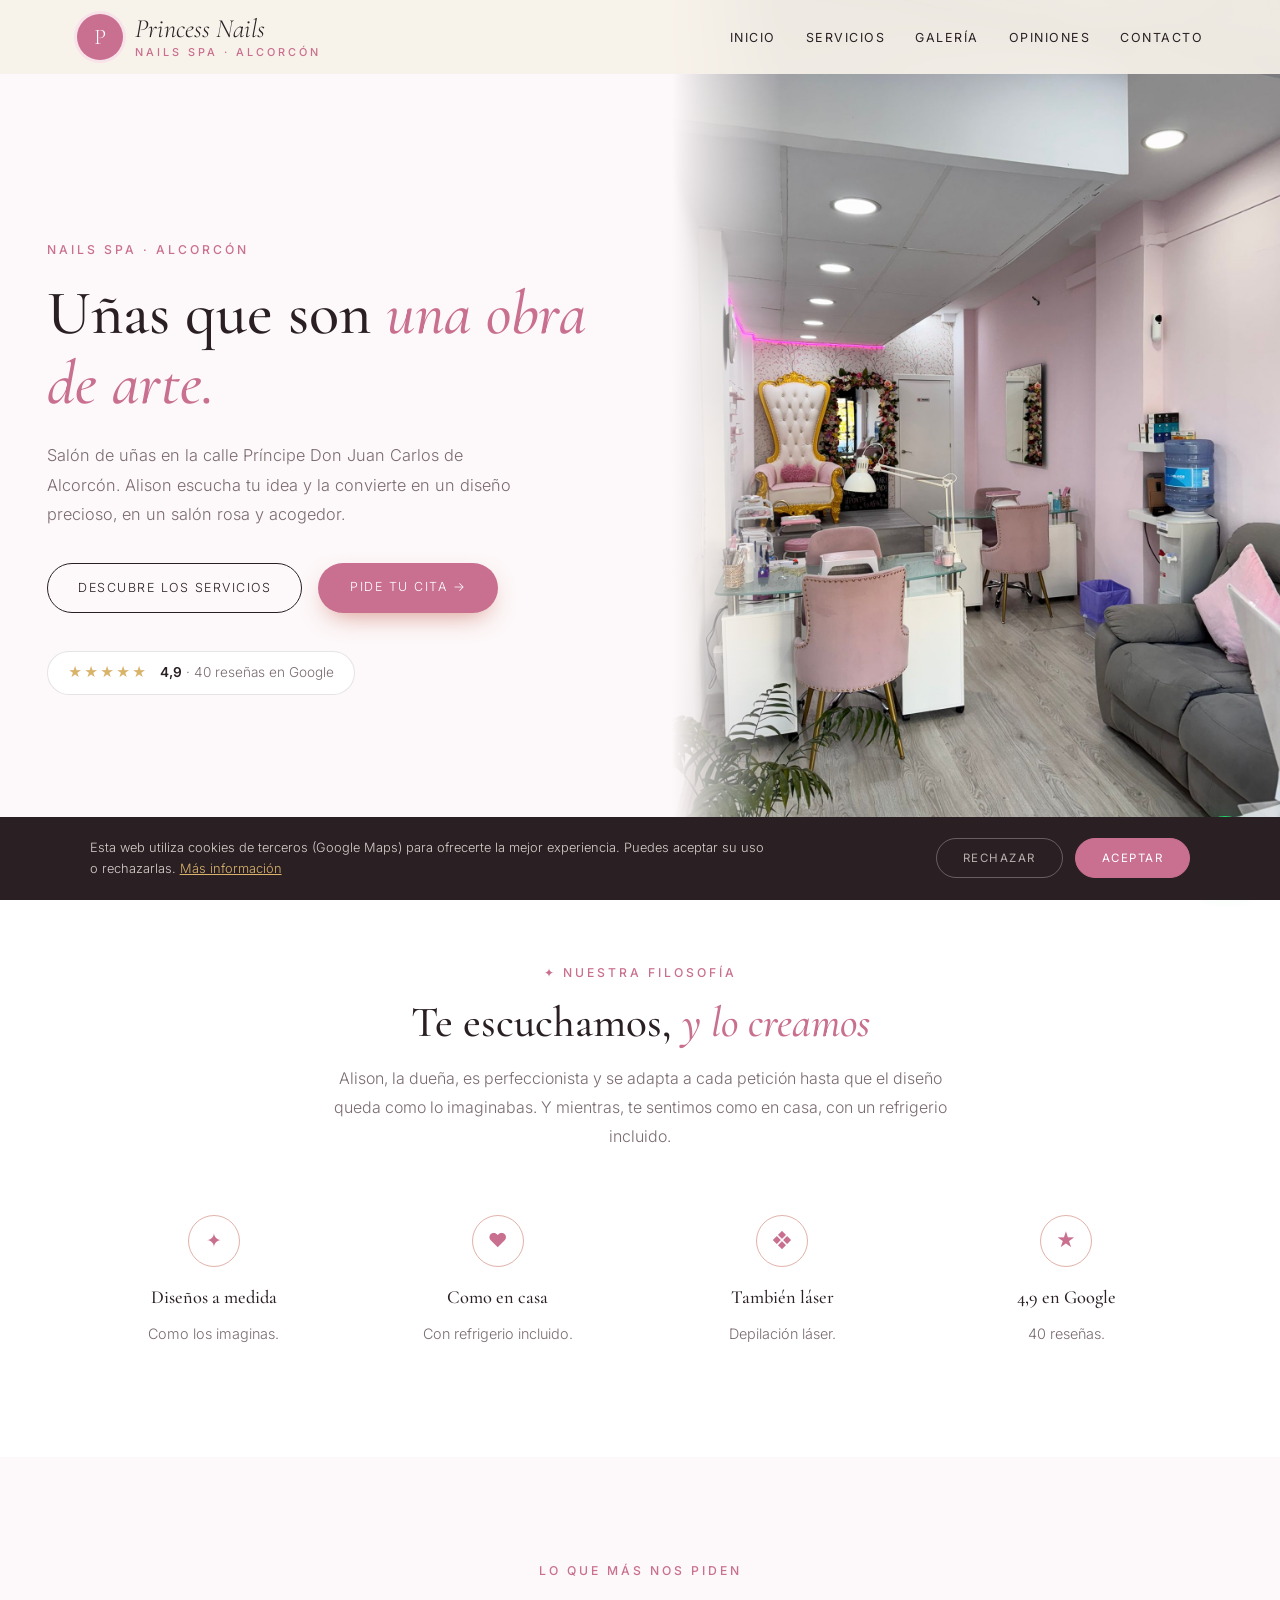
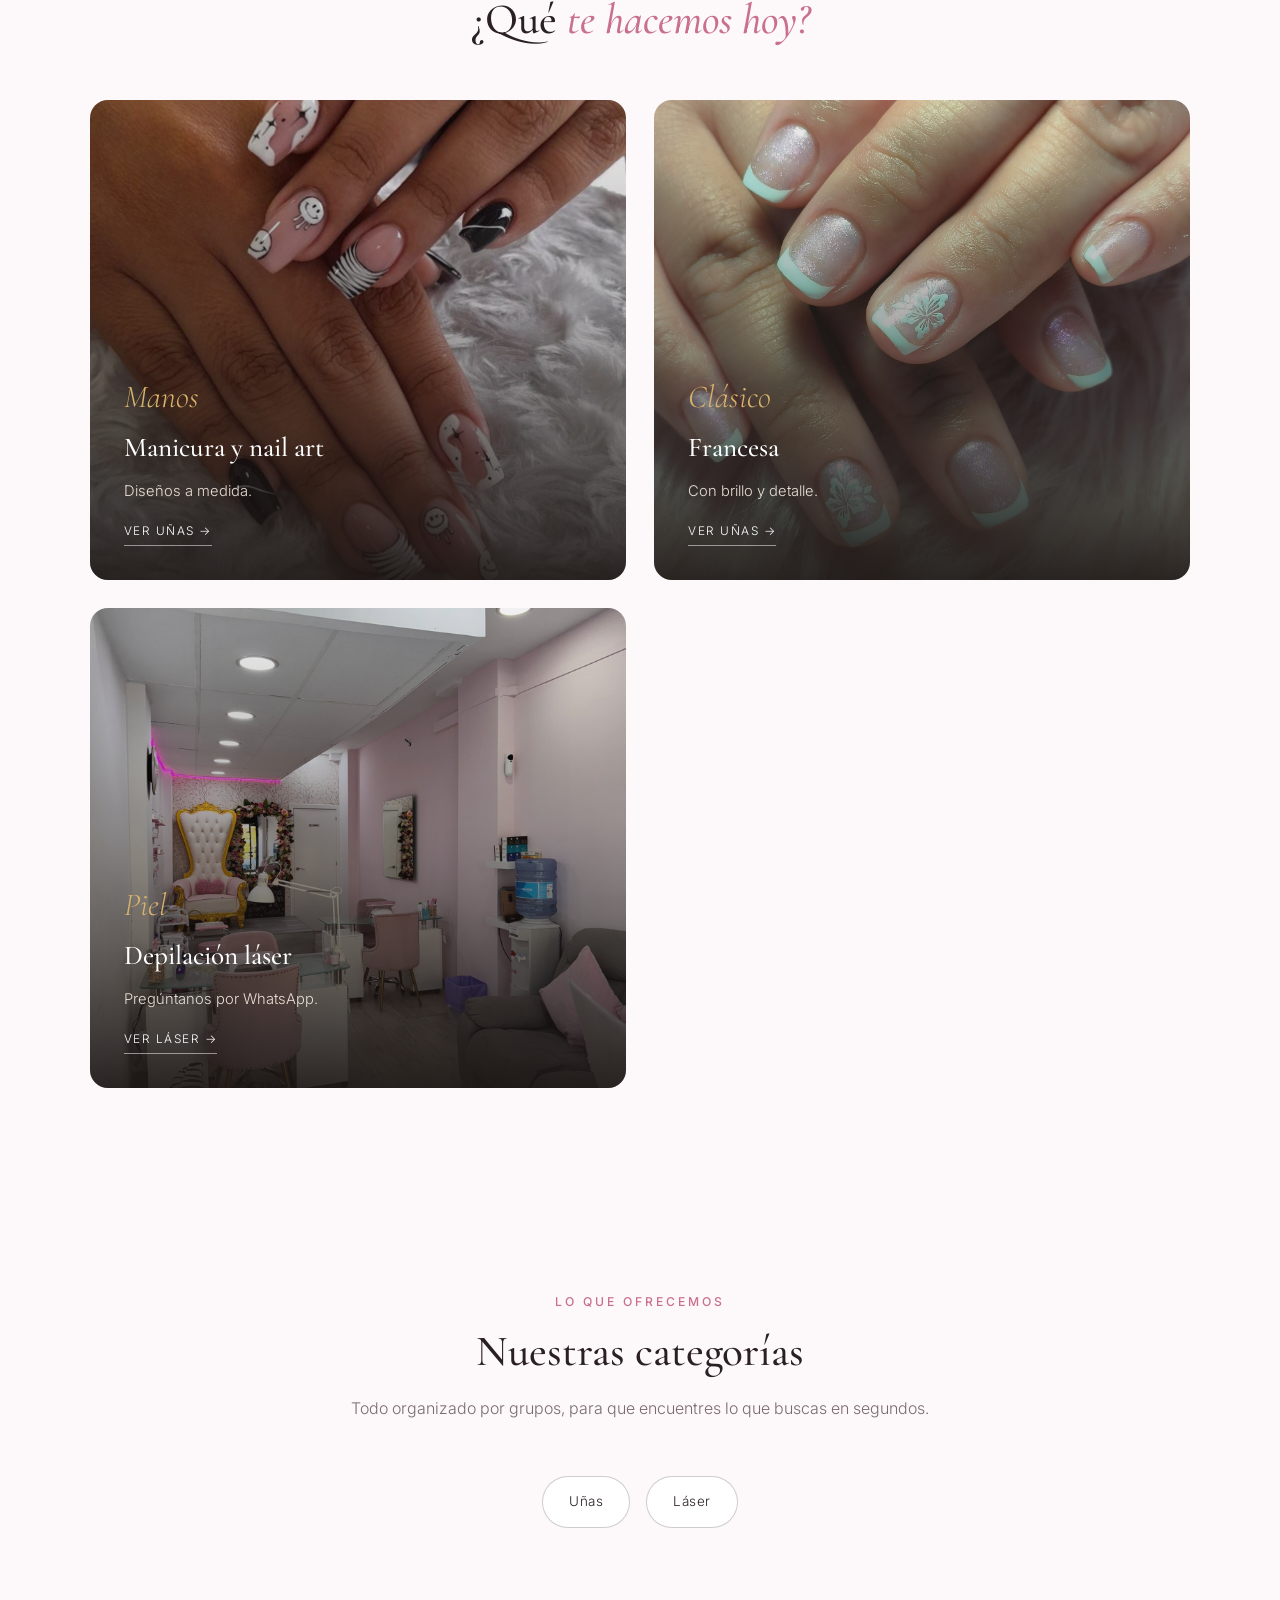
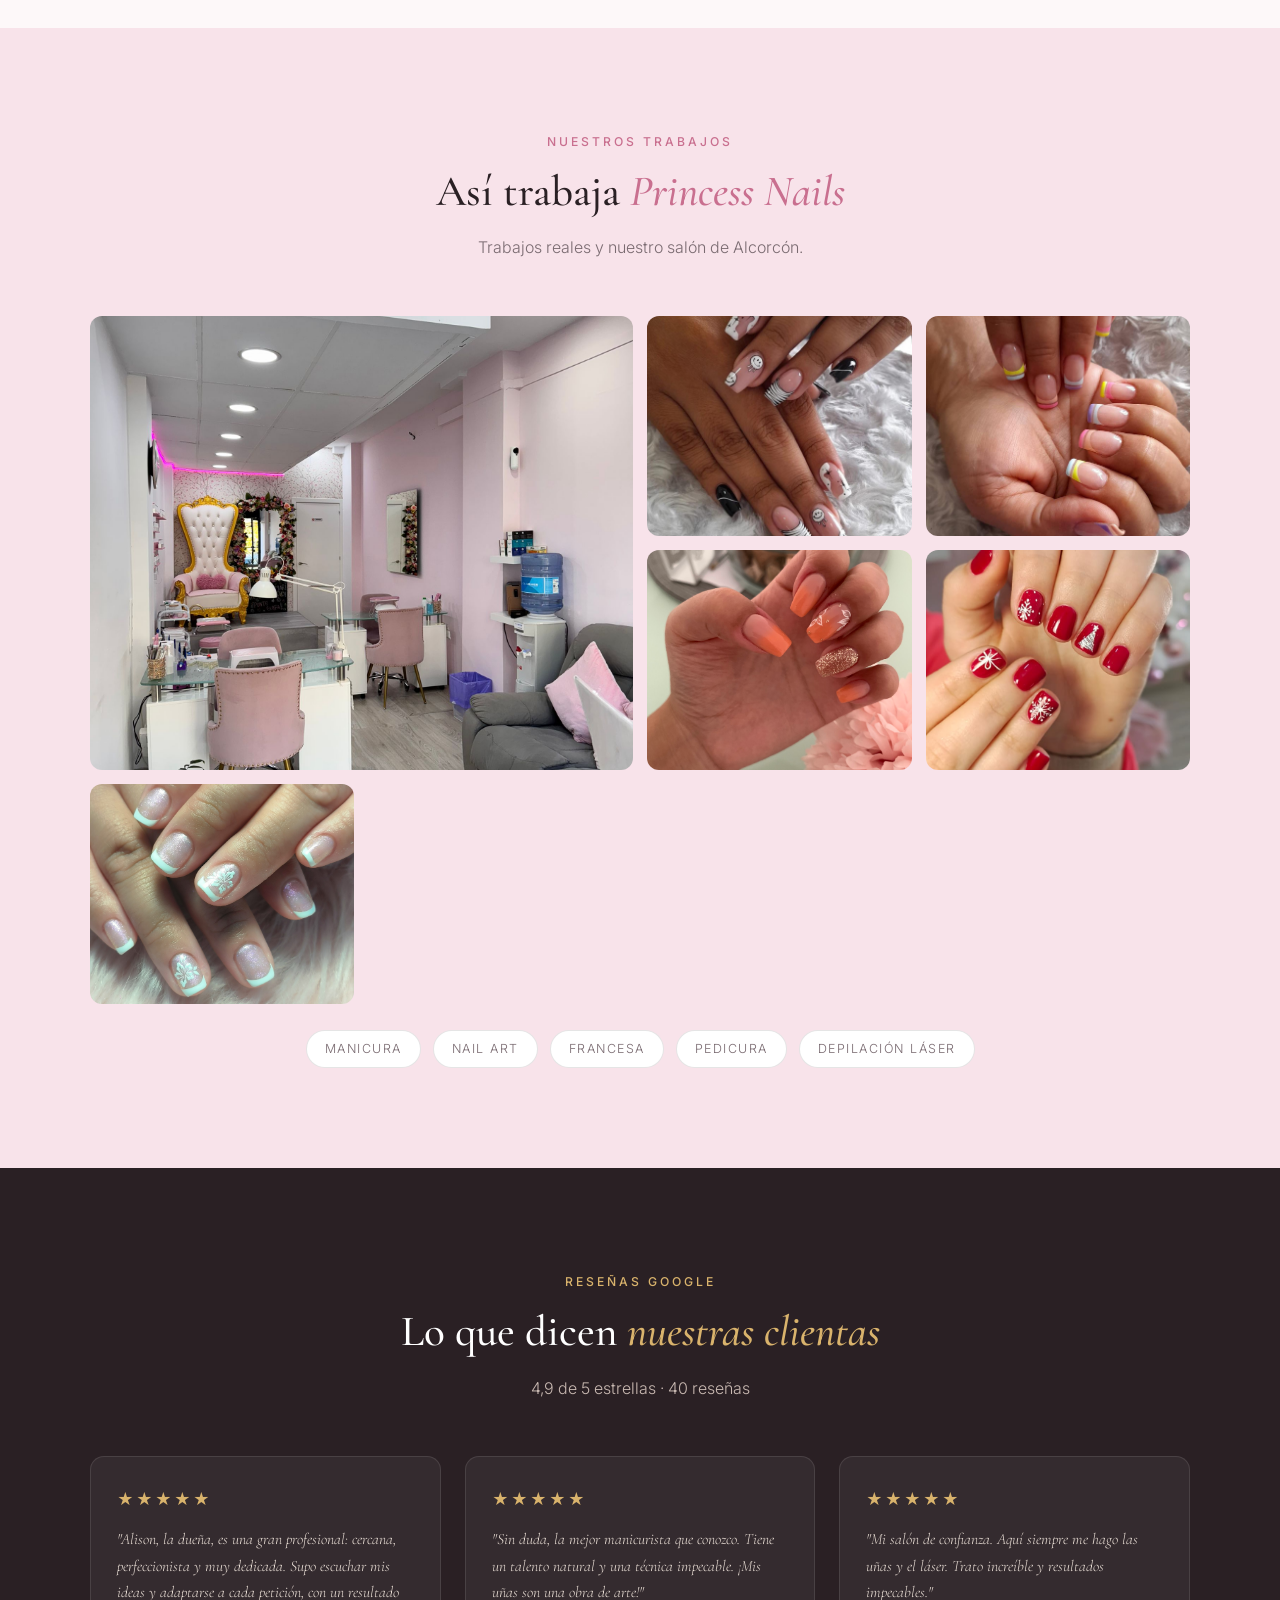
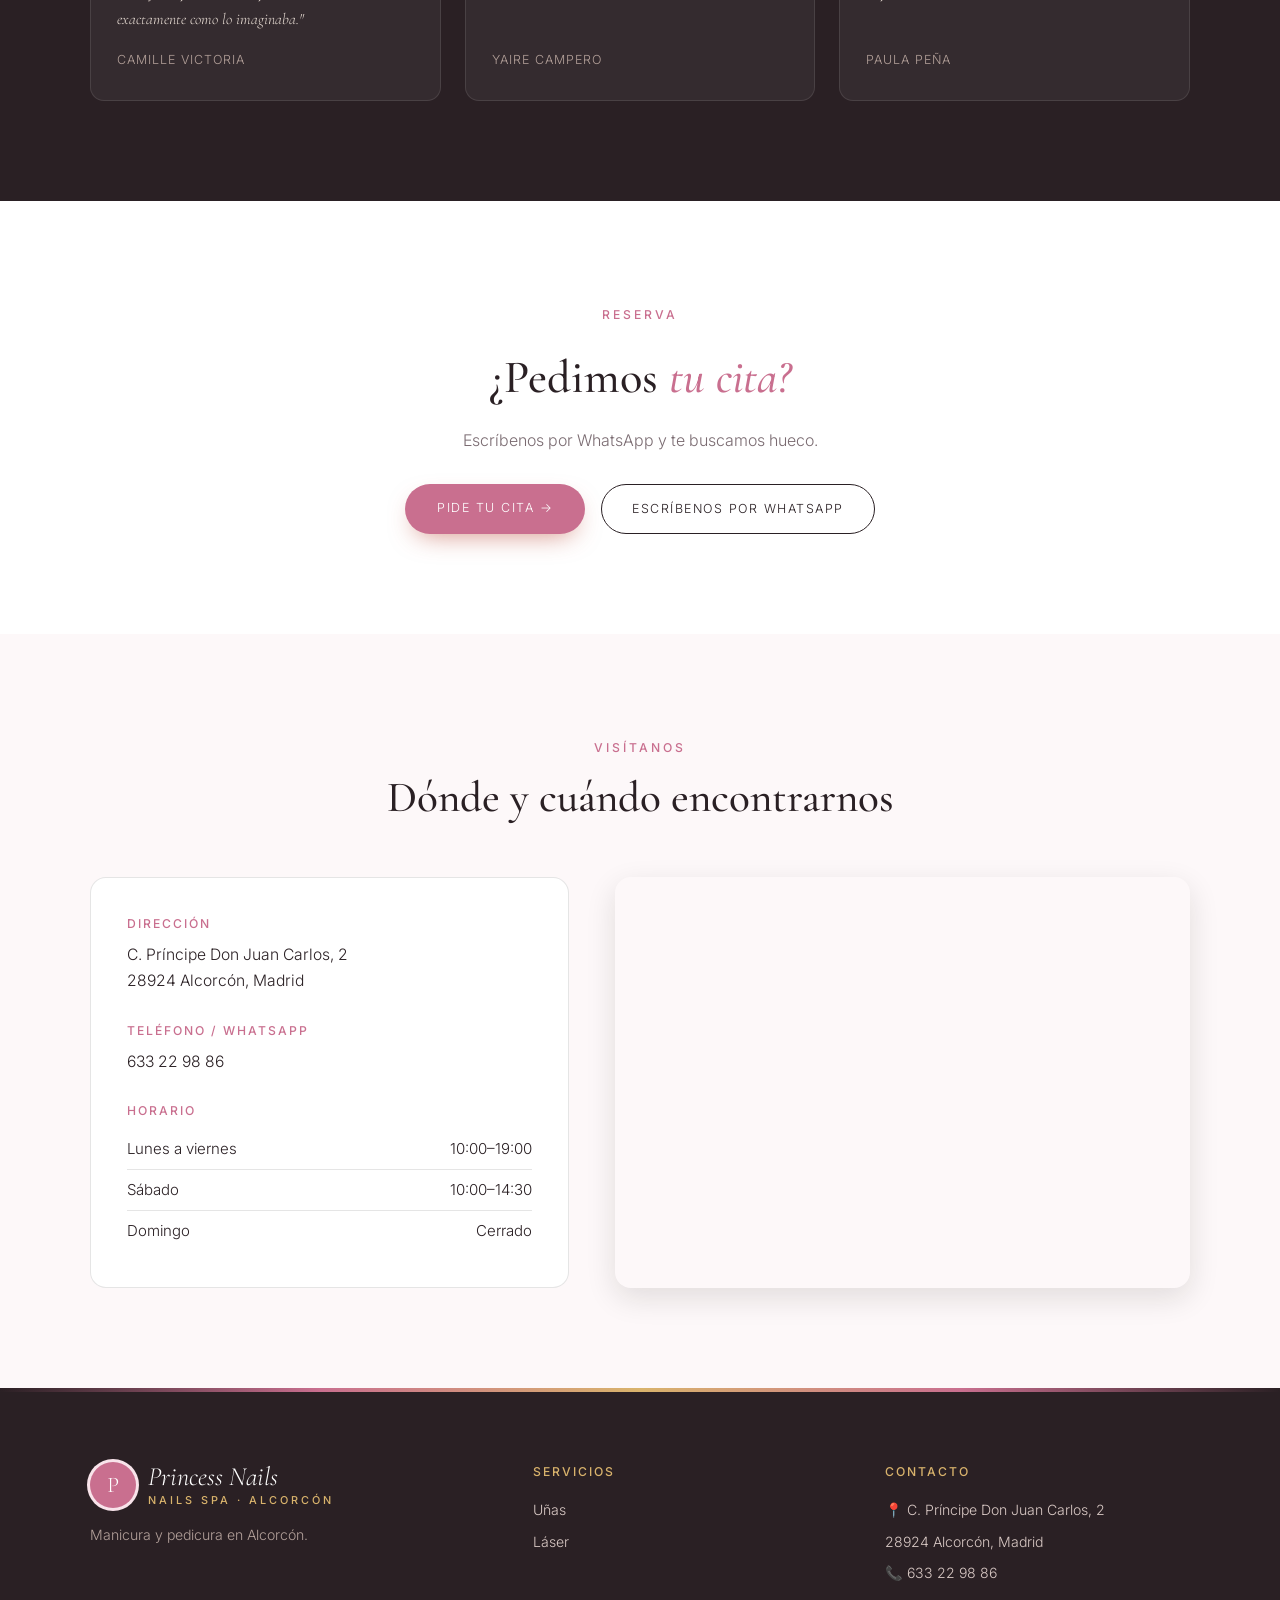
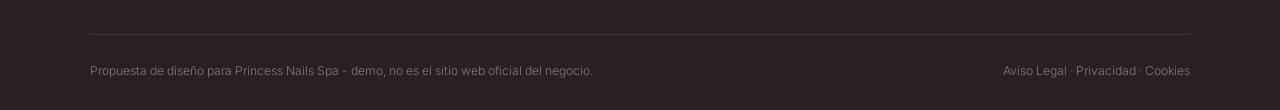
<file: index.html>
<!DOCTYPE html>
<html lang="es">
<head>
<meta charset="UTF-8">
<meta name="viewport" content="width=device-width, initial-scale=1.0">
<title>Princess Nails Spa — Manicura y pedicura en Alcorcón</title>
<meta name="description" content="Princess Nails Spa, en la calle Príncipe Don Juan Carlos 2 de Alcorcón. Manicura, pedicura, nail art y depilación láser. 4,9★ con 40 reseñas en Google.">
<meta name="theme-color" content="#2a2024">
<meta property="og:title" content="Princess Nails Spa · Alcorcón">
<meta property="og:image" content="maps_01.jpg">

<link rel="preconnect" href="https://fonts.googleapis.com"><link rel="preconnect" href="https://fonts.gstatic.com" crossorigin><link href="https://fonts.googleapis.com/css2?family=Cormorant+Garamond:ital,wght@0,500;0,600;1,500&family=Inter:wght@300;400;500;600&display=swap" rel="stylesheet">
<link rel="stylesheet" href="styles.css">
</head>
<body>

<header id="header">
  <a href="index.html" class="logo" aria-label="Princess Nails Spa, inicio"><span class="logo-mark">P</span><span class="logo-text"><span class="script">Princess Nails</span><small>nails spa · Alcorcón</small></span></a>
  <nav id="nav" aria-label="Navegación principal"><ul><li><a href="index.html#inicio">Inicio</a></li><li><a href="servicios.html">Servicios</a></li><li><a href="index.html#galeria">Galería</a></li><li><a href="index.html#opiniones">Opiniones</a></li><li><a href="index.html#contacto">Contacto</a></li></ul></nav><button class="nav-toggle" id="navToggle" aria-label="Abrir menú">☰</button>
</header>

<section class="hero" id="inicio">
  <div class="hero-text">
    <span class="eyebrow">Nails spa · Alcorcón</span>
    <h1>Uñas que son <em>una obra de arte.</em></h1>
    <p>Salón de uñas en la calle Príncipe Don Juan Carlos de Alcorcón. Alison escucha tu idea y la convierte en un diseño precioso, en un salón rosa y acogedor.</p>
    <div class="hero-ctas">
      <a href="servicios.html" class="btn-outline">Descubre los servicios</a>
      <a href="https://wa.me/34633229886?text=Hola%2C%20he%20visto%20vuestra%20web%20y%20me%20gustar%C3%ADa%20pedir%20cita%20en%20Princess%20Nails%20Spa" class="btn-solid" target="_blank" rel="noopener">Pide tu cita →</a>
    </div>
    <a class="hero-rating" href="https://www.google.com/maps/search/?api=1&query=Princess+Nails+Spa,+Calle+Principe+Don+Juan+Carlos+2,+Alcorcon" target="_blank" rel="noopener"><span class="stars">★★★★★</span><span><strong>4,9</strong> · 40 reseñas en Google</span></a>
  </div>
  <div class="hero-img"><img src="maps_01.jpg" alt="Salón rosa de Princess Nails Spa en Alcorcón" style="object-position:center 50%;"></div>
</section>

<section class="trust">
  <div class="section-head">
    <span class="eyebrow">✦ Nuestra filosofía</span>
    <h2>Te escuchamos, <em>y lo creamos</em></h2>
    <p>Alison, la dueña, es perfeccionista y se adapta a cada petición hasta que el diseño queda como lo imaginabas. Y mientras, te sentimos como en casa, con un refrigerio incluido.</p>
  </div>
  <div class="trust-grid">
    <div class="trust-card"><span class="trust-ic">✦</span><h3>Diseños a medida</h3><p>Como los imaginas.</p></div>
    <div class="trust-card"><span class="trust-ic">♥</span><h3>Como en casa</h3><p>Con refrigerio incluido.</p></div>
    <div class="trust-card"><span class="trust-ic">❖</span><h3>También láser</h3><p>Depilación láser.</p></div>
    <div class="trust-card"><span class="trust-ic">★</span><h3>4,9 en Google</h3><p>40 reseñas.</p></div>
  </div>
</section>

<section class="worlds">
  <div class="section-head">
    <span class="eyebrow">Lo que más nos piden</span>
    <h2>¿Qué <em>te hacemos hoy?</em></h2>
  </div>
  <div class="worlds-grid">
    <a href="servicios.html#unas" class="world-card"><img src="maps_04.jpg" alt="Manicura y nail art"><div class="world-text"><span class="script">Manos</span><h3>Manicura y nail art</h3><p>Diseños a medida.</p><span class="world-link">Ver uñas →</span></div></a>
    <a href="servicios.html#unas" class="world-card"><img src="maps_10.jpg" alt="Francesa"><div class="world-text"><span class="script">Clásico</span><h3>Francesa</h3><p>Con brillo y detalle.</p><span class="world-link">Ver uñas →</span></div></a>
    <a href="servicios.html#laser" class="world-card"><img src="maps_01.jpg" alt="Depilación láser"><div class="world-text"><span class="script">Piel</span><h3>Depilación láser</h3><p>Pregúntanos por WhatsApp.</p><span class="world-link">Ver láser →</span></div></a>
  </div>
</section>

<section>
  <div class="section-head">
    <span class="eyebrow">Lo que ofrecemos</span>
    <h2>Nuestras categorías</h2>
    <p>Todo organizado por grupos, para que encuentres lo que buscas en segundos.</p>
  </div>
  <div class="cat-pills">
    <a href="servicios.html#unas" class="cat-pill">Uñas</a>
    <a href="servicios.html#laser" class="cat-pill">Láser</a>
  </div>
</section>

<section class="gallery-wrap" id="galeria">
  <div class="section-head">
    <span class="eyebrow">Nuestros trabajos</span>
    <h2>Así trabaja <em>Princess Nails</em></h2>
    <p>Trabajos reales y nuestro salón de Alcorcón.</p>
  </div>
  <div class="gallery">
    <figure class="big"><img src="maps_01.jpg" alt="Nuestro salón" loading="lazy"></figure>
    <figure><img src="maps_04.jpg" alt="Diseño divertido" loading="lazy"></figure>
    <figure><img src="maps_03.jpg" alt="Francesa de colores" loading="lazy"></figure>
    <figure><img src="maps_06.jpg" alt="Degradado naranja" loading="lazy"></figure>
    <figure><img src="maps_09.jpg" alt="Rojo navideño" loading="lazy"></figure>
    <figure><img src="maps_10.jpg" alt="Francesa con brillo" loading="lazy"></figure>
  </div>
  <div class="brands"><span>Manicura</span><span>Nail art</span><span>Francesa</span><span>Pedicura</span><span>Depilación láser</span></div>
</section>

<section class="reviews-wrap" id="opiniones">
  <div class="section-head">
    <span class="eyebrow">Reseñas Google</span>
    <h2>Lo que dicen <em>nuestras clientas</em></h2>
    <p>4,9 de 5 estrellas · 40 reseñas</p>
  </div>
  <div class="review-grid">
    <div class="review-card"><div class="stars">★★★★★</div><p>"Alison, la dueña, es una gran profesional: cercana, perfeccionista y muy dedicada. Supo escuchar mis ideas y adaptarse a cada petición, con un resultado exactamente como lo imaginaba."</p><cite>Camille Victoria</cite></div>
    <div class="review-card"><div class="stars">★★★★★</div><p>"Sin duda, la mejor manicurista que conozco. Tiene un talento natural y una técnica impecable. ¡Mis uñas son una obra de arte!"</p><cite>Yaire Campero</cite></div>
    <div class="review-card"><div class="stars">★★★★★</div><p>"Mi salón de confianza. Aquí siempre me hago las uñas y el láser. Trato increíble y resultados impecables."</p><cite>paula peña</cite></div>
  </div>
</section>

<section class="cta-section">
  <span class="eyebrow">Reserva</span>
  <h2>¿Pedimos <em>tu cita?</em></h2>
  <p>Escríbenos por WhatsApp y te buscamos hueco.</p>
  <div class="cta-row">
    <a href="https://wa.me/34633229886?text=Hola%2C%20he%20visto%20vuestra%20web%20y%20me%20gustar%C3%ADa%20pedir%20cita%20en%20Princess%20Nails%20Spa" class="btn-solid" target="_blank" rel="noopener">Pide tu cita →</a>
    <a href="https://wa.me/34633229886?text=Hola%2C%20he%20visto%20vuestra%20web%20y%20me%20gustar%C3%ADa%20pedir%20cita%20en%20Princess%20Nails%20Spa" class="btn-outline" target="_blank" rel="noopener">Escríbenos por WhatsApp</a>
  </div>
</section>

<section class="contact-section" id="contacto">
  <div class="section-head">
    <span class="eyebrow">Visítanos</span>
    <h2>Dónde y cuándo encontrarnos</h2>
  </div>
  <div class="contact-grid">
    <div class="contact-info">
      <div class="contact-block"><h3>Dirección</h3><p>C. Príncipe Don Juan Carlos, 2<br>28924 Alcorcón, Madrid</p></div>
      <div class="contact-block"><h3>Teléfono / WhatsApp</h3><p><a href="tel:+34633229886">633 22 98 86</a></p></div>
      <div class="contact-block"><h3>Horario</h3><ul class="hours-list"><li><span>Lunes a viernes</span><span>10:00–19:00</span></li><li><span>Sábado</span><span>10:00–14:30</span></li><li><span>Domingo</span><span>Cerrado</span></li></ul></div>
      
    </div>
    <div class="contact-map">
      <iframe title="Mapa de Princess Nails Spa" src="https://www.google.com/maps?q=Princess+Nails+Spa,+Calle+Principe+Don+Juan+Carlos+2,+Alcorcon&output=embed" width="100%" height="100%" style="border:0;" allowfullscreen="" loading="lazy" referrerpolicy="no-referrer-when-downgrade"></iframe>
    </div>
  </div>
</section>

<footer>
  <div class="footer-grid">
    <div class="footer-brand">
      <a href="index.html" class="logo light"><span class="logo-mark">P</span><span class="logo-text"><span class="script">Princess Nails</span><small>nails spa · Alcorcón</small></span></a>
      <p>Manicura y pedicura en Alcorcón.</p>
    </div>
    <div><h4>Servicios</h4><ul><li><a href="servicios.html#unas">Uñas</a></li><li><a href="servicios.html#laser">Láser</a></li></ul></div>
    <div><h4>Contacto</h4><ul><li>📍 C. Príncipe Don Juan Carlos, 2</li><li>28924 Alcorcón, Madrid</li><li>📞 <a href="tel:+34633229886">633 22 98 86</a></li></ul></div>
  </div>
  <div class="footer-bottom">
    <span>Propuesta de diseño para Princess Nails Spa - demo, no es el sitio web oficial del negocio.</span>
    <span><a href="aviso-legal.html">Aviso Legal</a> &middot; <a href="politica-privacidad.html">Privacidad</a> &middot; <a href="politica-cookies.html">Cookies</a></span>
  </div>
</footer>

<div id="cookie-banner" class="cookie-banner"><p>Esta web utiliza cookies de terceros (Google Maps) para ofrecerte la mejor experiencia. Puedes aceptar su uso o rechazarlas. <a href="politica-cookies.html">Más información</a></p><div class="cookie-actions"><button onclick="setCookieChoice('rejected')" class="ck-reject">Rechazar</button><button onclick="setCookieChoice('accepted')" class="ck-accept">Aceptar</button></div></div>
<div class="social-fabs"><a class="wa-fab" href="https://wa.me/34633229886?text=Hola%2C%20he%20visto%20vuestra%20web%20y%20me%20gustar%C3%ADa%20pedir%20cita%20en%20Princess%20Nails%20Spa" target="_blank" rel="noopener" aria-label="Escribir por WhatsApp"><svg width="28" height="28" viewBox="0 0 24 24" fill="white"><path d="M17.5 14.4c-.3-.1-1.8-.9-2-1s-.5-.1-.7.1-.8 1-.9 1.2-.3.2-.6.1a8.2 8.2 0 0 1-2.4-1.5 9 9 0 0 1-1.7-2.1c-.2-.3 0-.5.1-.6l.4-.5.3-.5v-.5l-.9-2.2c-.2-.6-.5-.5-.7-.5h-.6a1.1 1.1 0 0 0-.8.4 3.4 3.4 0 0 0-1 2.5 5.9 5.9 0 0 0 1.2 3.1 13.5 13.5 0 0 0 5.2 4.6c2.6 1 2.6.7 3.1.6a2.6 2.6 0 0 0 1.7-1.2 2.1 2.1 0 0 0 .2-1.2c-.1-.1-.3-.2-.6-.3ZM12 21.8a9.8 9.8 0 0 1-5-1.4l-.4-.2-3.7 1 1-3.6-.2-.4A9.8 9.8 0 1 1 12 21.8Zm8.4-18.3A11.8 11.8 0 0 0 1.8 17.7L.2 23.8l6.3-1.6a11.8 11.8 0 0 0 5.6 1.4A11.8 11.8 0 0 0 20.4 3.5Z"/></svg></a></div>
<script src="main.js"></script>
</body>
</html>
</file>
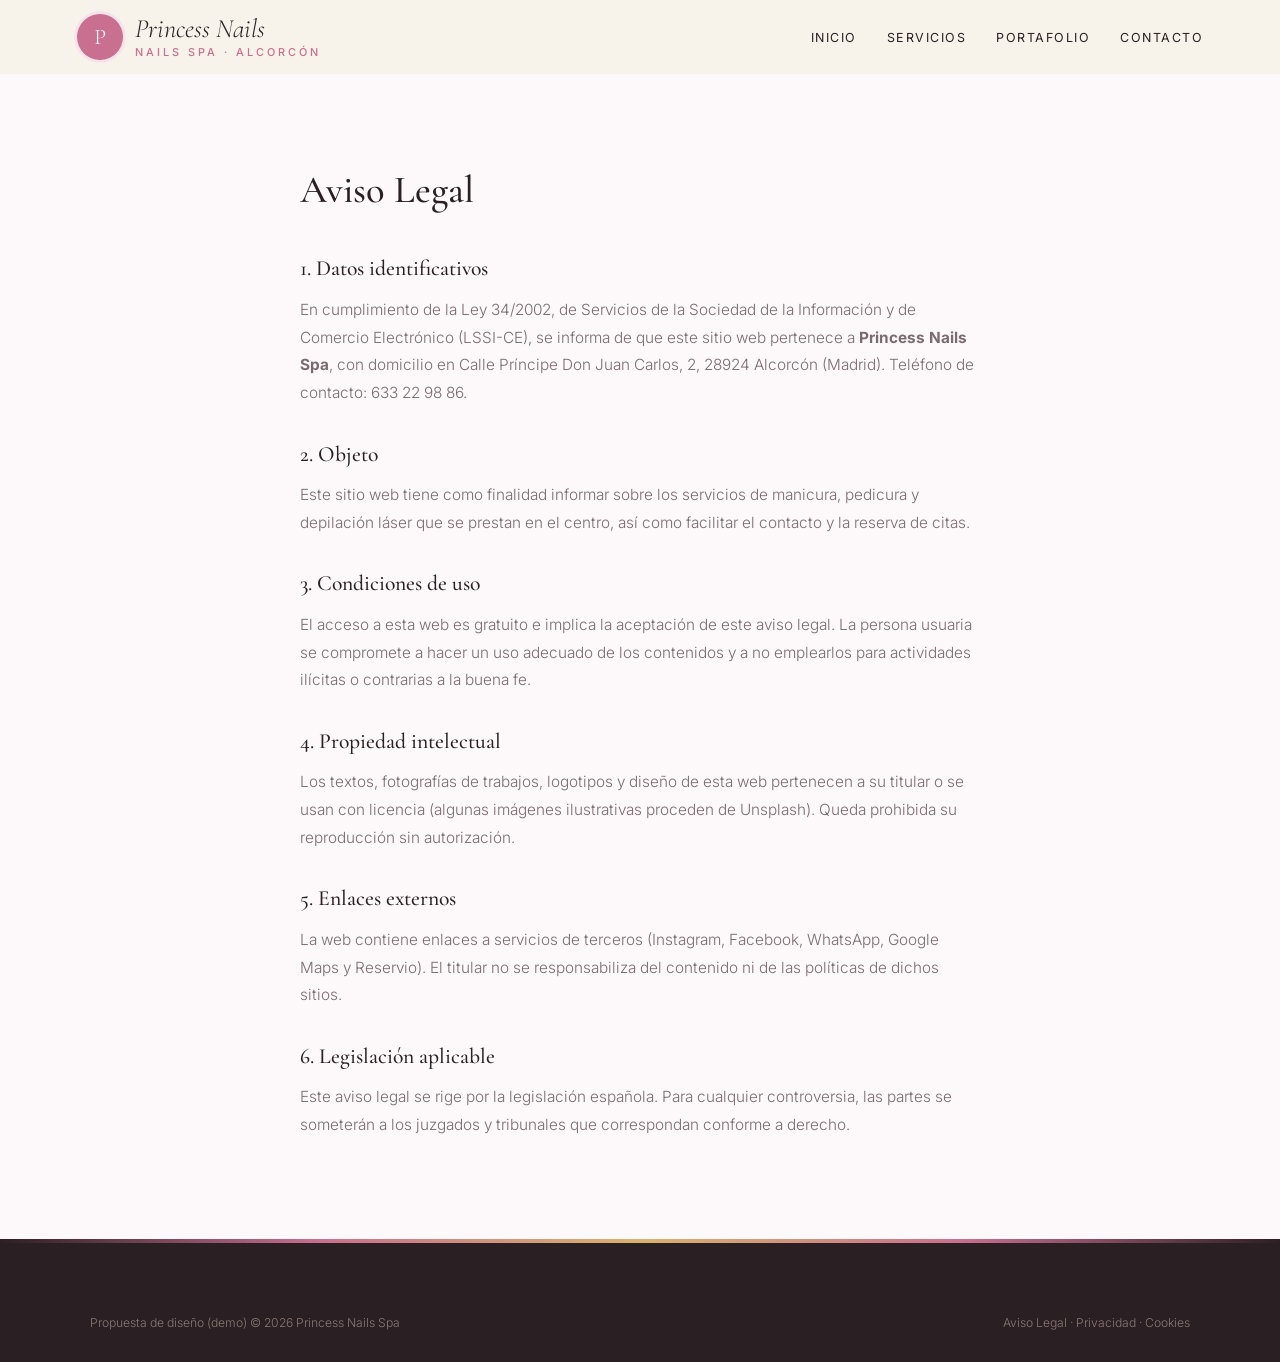
<file: aviso-legal.html>
<!DOCTYPE html>
<html lang="es">
<head>
<meta charset="UTF-8">
<meta name="viewport" content="width=device-width, initial-scale=1.0">
<title>Aviso Legal — Princess Nails Spa</title>
<meta name="robots" content="noindex">

<link rel="preconnect" href="https://fonts.googleapis.com">
<link href="https://fonts.googleapis.com/css2?family=Cormorant+Garamond:ital,wght@0,500;0,600;1,500&family=Inter:wght@300;400;500;600&display=swap" rel="stylesheet">
<link rel="stylesheet" href="styles.css">
</head>
<body>
<header id="header" class="scrolled">
  <a href="index.html" class="logo" aria-label="Princess Nails Spa, inicio">
    <span class="logo-mark">P</span>
    <span class="logo-text"><span class="script">Princess Nails</span><small>nails spa · Alcorcón</small></span>
  </a>
  <nav id="nav" aria-label="Navegación principal">
    <ul>
      <li><a href="index.html#inicio">Inicio</a></li>
      <li><a href="servicios.html">Servicios</a></li>
      <li><a href="portafolio.html">Portafolio</a></li>
      <li><a href="index.html#contacto">Contacto</a></li>
    </ul>
  </nav>
  <button class="nav-toggle" id="navToggle" aria-label="Abrir menú">☰</button>
</header>
<main class="legal"><h1>Aviso Legal</h1>
<h2>1. Datos identificativos</h2>
<p>En cumplimiento de la Ley 34/2002, de Servicios de la Sociedad de la Información y de Comercio Electrónico (LSSI-CE), se informa de que este sitio web pertenece a <strong>Princess Nails Spa</strong>, con domicilio en Calle Príncipe Don Juan Carlos, 2, 28924 Alcorcón (Madrid). Teléfono de contacto: 633 22 98 86.</p>
<h2>2. Objeto</h2>
<p>Este sitio web tiene como finalidad informar sobre los servicios de manicura, pedicura y depilación láser que se prestan en el centro, así como facilitar el contacto y la reserva de citas.</p>
<h2>3. Condiciones de uso</h2>
<p>El acceso a esta web es gratuito e implica la aceptación de este aviso legal. La persona usuaria se compromete a hacer un uso adecuado de los contenidos y a no emplearlos para actividades ilícitas o contrarias a la buena fe.</p>
<h2>4. Propiedad intelectual</h2>
<p>Los textos, fotografías de trabajos, logotipos y diseño de esta web pertenecen a su titular o se usan con licencia (algunas imágenes ilustrativas proceden de Unsplash). Queda prohibida su reproducción sin autorización.</p>
<h2>5. Enlaces externos</h2>
<p>La web contiene enlaces a servicios de terceros (Instagram, Facebook, WhatsApp, Google Maps y Reservio). El titular no se responsabiliza del contenido ni de las políticas de dichos sitios.</p>
<h2>6. Legislación aplicable</h2>
<p>Este aviso legal se rige por la legislación española. Para cualquier controversia, las partes se someterán a los juzgados y tribunales que correspondan conforme a derecho.</p></main>
<footer>
  <div class="footer-bottom" style="margin-top:0">
    <span>Propuesta de diseño (demo) © 2026 Princess Nails Spa</span>
    <span><a href="aviso-legal.html">Aviso Legal</a> &middot; <a href="politica-privacidad.html">Privacidad</a> &middot; <a href="politica-cookies.html">Cookies</a></span>
  </div>
</footer>
<script src="main.js"></script>
</body>
</html>
</file>
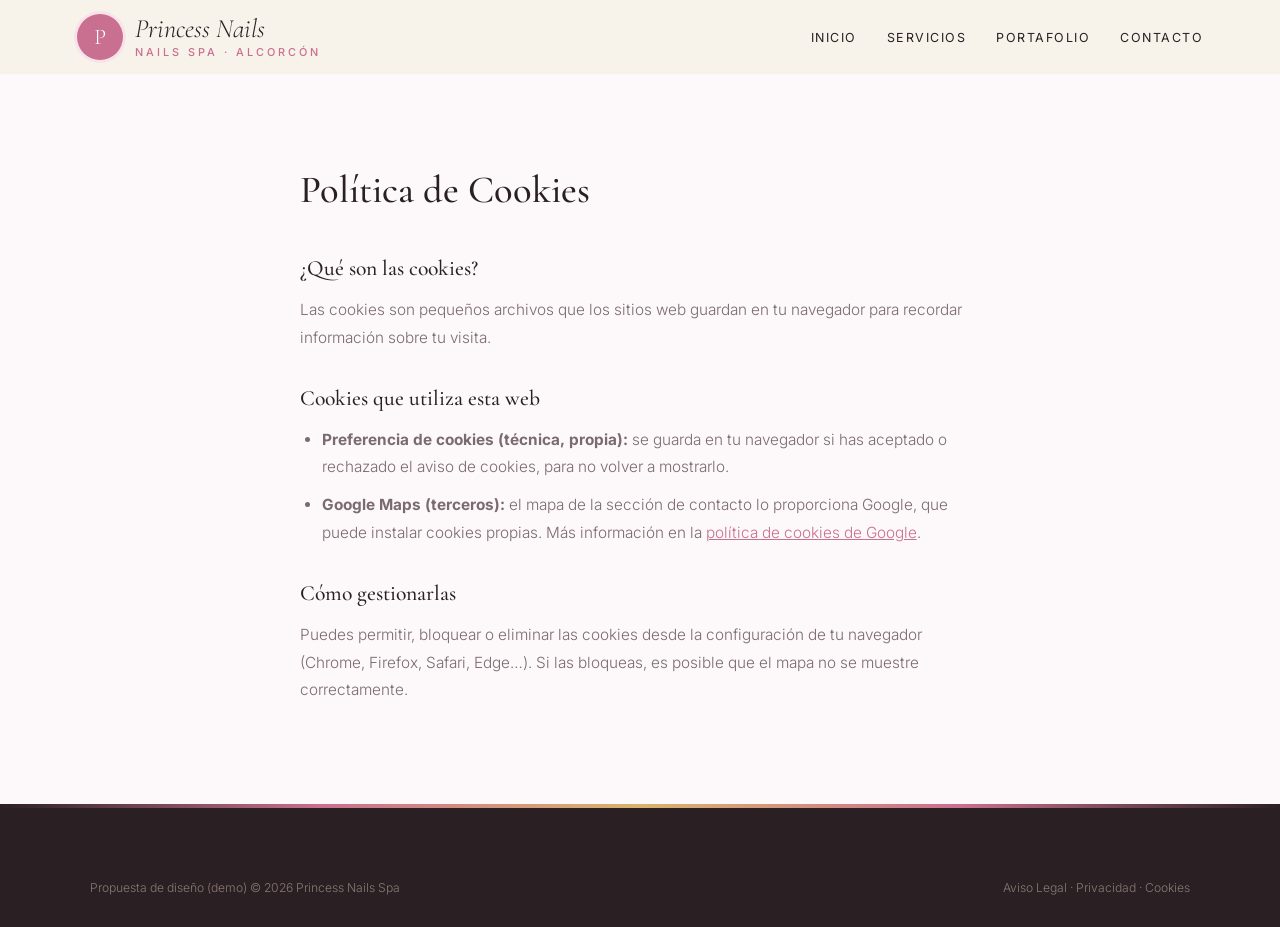
<file: politica-cookies.html>
<!DOCTYPE html>
<html lang="es">
<head>
<meta charset="UTF-8">
<meta name="viewport" content="width=device-width, initial-scale=1.0">
<title>Política de Cookies — Princess Nails Spa</title>
<meta name="robots" content="noindex">

<link rel="preconnect" href="https://fonts.googleapis.com">
<link href="https://fonts.googleapis.com/css2?family=Cormorant+Garamond:ital,wght@0,500;0,600;1,500&family=Inter:wght@300;400;500;600&display=swap" rel="stylesheet">
<link rel="stylesheet" href="styles.css">
</head>
<body>
<header id="header" class="scrolled">
  <a href="index.html" class="logo" aria-label="Princess Nails Spa, inicio">
    <span class="logo-mark">P</span>
    <span class="logo-text"><span class="script">Princess Nails</span><small>nails spa · Alcorcón</small></span>
  </a>
  <nav id="nav" aria-label="Navegación principal">
    <ul>
      <li><a href="index.html#inicio">Inicio</a></li>
      <li><a href="servicios.html">Servicios</a></li>
      <li><a href="portafolio.html">Portafolio</a></li>
      <li><a href="index.html#contacto">Contacto</a></li>
    </ul>
  </nav>
  <button class="nav-toggle" id="navToggle" aria-label="Abrir menú">☰</button>
</header>
<main class="legal"><h1>Política de Cookies</h1>
<h2>¿Qué son las cookies?</h2>
<p>Las cookies son pequeños archivos que los sitios web guardan en tu navegador para recordar información sobre tu visita.</p>
<h2>Cookies que utiliza esta web</h2>
<ul>
<li><strong>Preferencia de cookies (técnica, propia):</strong> se guarda en tu navegador si has aceptado o rechazado el aviso de cookies, para no volver a mostrarlo.</li>
<li><strong>Google Maps (terceros):</strong> el mapa de la sección de contacto lo proporciona Google, que puede instalar cookies propias. Más información en la <a href="https://policies.google.com/technologies/cookies" target="_blank" rel="noopener">política de cookies de Google</a>.</li>
</ul>
<h2>Cómo gestionarlas</h2>
<p>Puedes permitir, bloquear o eliminar las cookies desde la configuración de tu navegador (Chrome, Firefox, Safari, Edge…). Si las bloqueas, es posible que el mapa no se muestre correctamente.</p></main>
<footer>
  <div class="footer-bottom" style="margin-top:0">
    <span>Propuesta de diseño (demo) © 2026 Princess Nails Spa</span>
    <span><a href="aviso-legal.html">Aviso Legal</a> &middot; <a href="politica-privacidad.html">Privacidad</a> &middot; <a href="politica-cookies.html">Cookies</a></span>
  </div>
</footer>
<script src="main.js"></script>
</body>
</html>
</file>
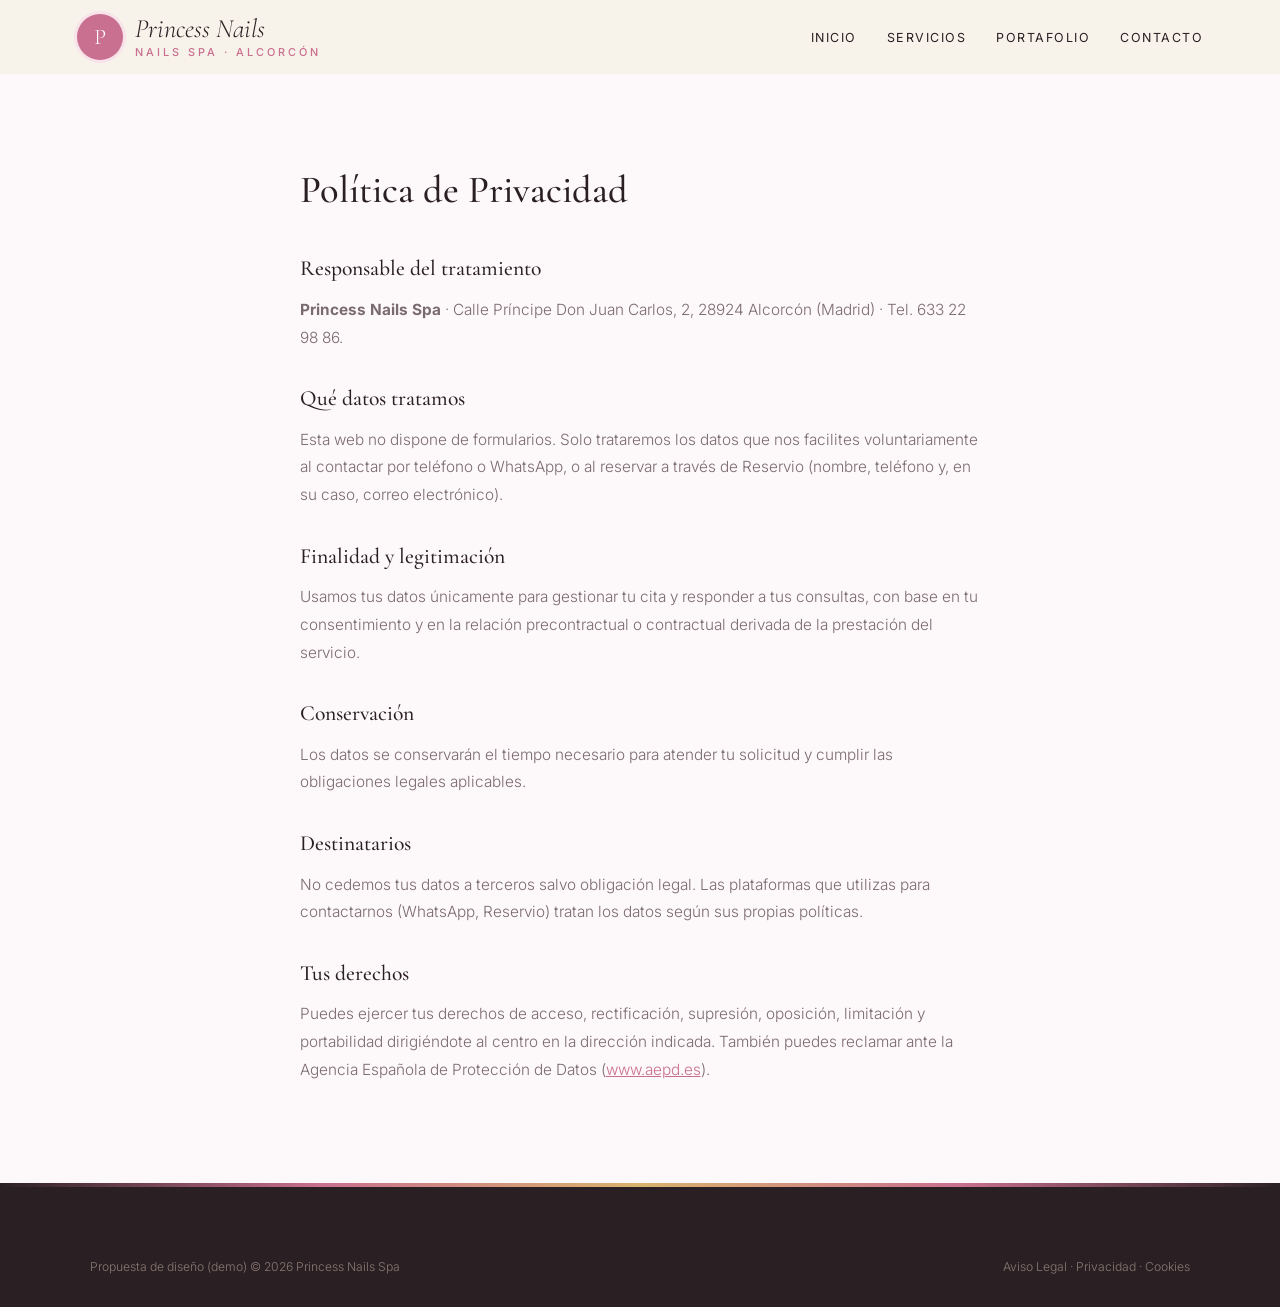
<file: politica-privacidad.html>
<!DOCTYPE html>
<html lang="es">
<head>
<meta charset="UTF-8">
<meta name="viewport" content="width=device-width, initial-scale=1.0">
<title>Política de Privacidad — Princess Nails Spa</title>
<meta name="robots" content="noindex">

<link rel="preconnect" href="https://fonts.googleapis.com">
<link href="https://fonts.googleapis.com/css2?family=Cormorant+Garamond:ital,wght@0,500;0,600;1,500&family=Inter:wght@300;400;500;600&display=swap" rel="stylesheet">
<link rel="stylesheet" href="styles.css">
</head>
<body>
<header id="header" class="scrolled">
  <a href="index.html" class="logo" aria-label="Princess Nails Spa, inicio">
    <span class="logo-mark">P</span>
    <span class="logo-text"><span class="script">Princess Nails</span><small>nails spa · Alcorcón</small></span>
  </a>
  <nav id="nav" aria-label="Navegación principal">
    <ul>
      <li><a href="index.html#inicio">Inicio</a></li>
      <li><a href="servicios.html">Servicios</a></li>
      <li><a href="portafolio.html">Portafolio</a></li>
      <li><a href="index.html#contacto">Contacto</a></li>
    </ul>
  </nav>
  <button class="nav-toggle" id="navToggle" aria-label="Abrir menú">☰</button>
</header>
<main class="legal"><h1>Política de Privacidad</h1>
<h2>Responsable del tratamiento</h2>
<p><strong>Princess Nails Spa</strong> · Calle Príncipe Don Juan Carlos, 2, 28924 Alcorcón (Madrid) · Tel. 633 22 98 86.</p>
<h2>Qué datos tratamos</h2>
<p>Esta web no dispone de formularios. Solo trataremos los datos que nos facilites voluntariamente al contactar por teléfono o WhatsApp, o al reservar a través de Reservio (nombre, teléfono y, en su caso, correo electrónico).</p>
<h2>Finalidad y legitimación</h2>
<p>Usamos tus datos únicamente para gestionar tu cita y responder a tus consultas, con base en tu consentimiento y en la relación precontractual o contractual derivada de la prestación del servicio.</p>
<h2>Conservación</h2>
<p>Los datos se conservarán el tiempo necesario para atender tu solicitud y cumplir las obligaciones legales aplicables.</p>
<h2>Destinatarios</h2>
<p>No cedemos tus datos a terceros salvo obligación legal. Las plataformas que utilizas para contactarnos (WhatsApp, Reservio) tratan los datos según sus propias políticas.</p>
<h2>Tus derechos</h2>
<p>Puedes ejercer tus derechos de acceso, rectificación, supresión, oposición, limitación y portabilidad dirigiéndote al centro en la dirección indicada. También puedes reclamar ante la Agencia Española de Protección de Datos (<a href="https://www.aepd.es" target="_blank" rel="noopener">www.aepd.es</a>).</p></main>
<footer>
  <div class="footer-bottom" style="margin-top:0">
    <span>Propuesta de diseño (demo) © 2026 Princess Nails Spa</span>
    <span><a href="aviso-legal.html">Aviso Legal</a> &middot; <a href="politica-privacidad.html">Privacidad</a> &middot; <a href="politica-cookies.html">Cookies</a></span>
  </div>
</footer>
<script src="main.js"></script>
</body>
</html>
</file>
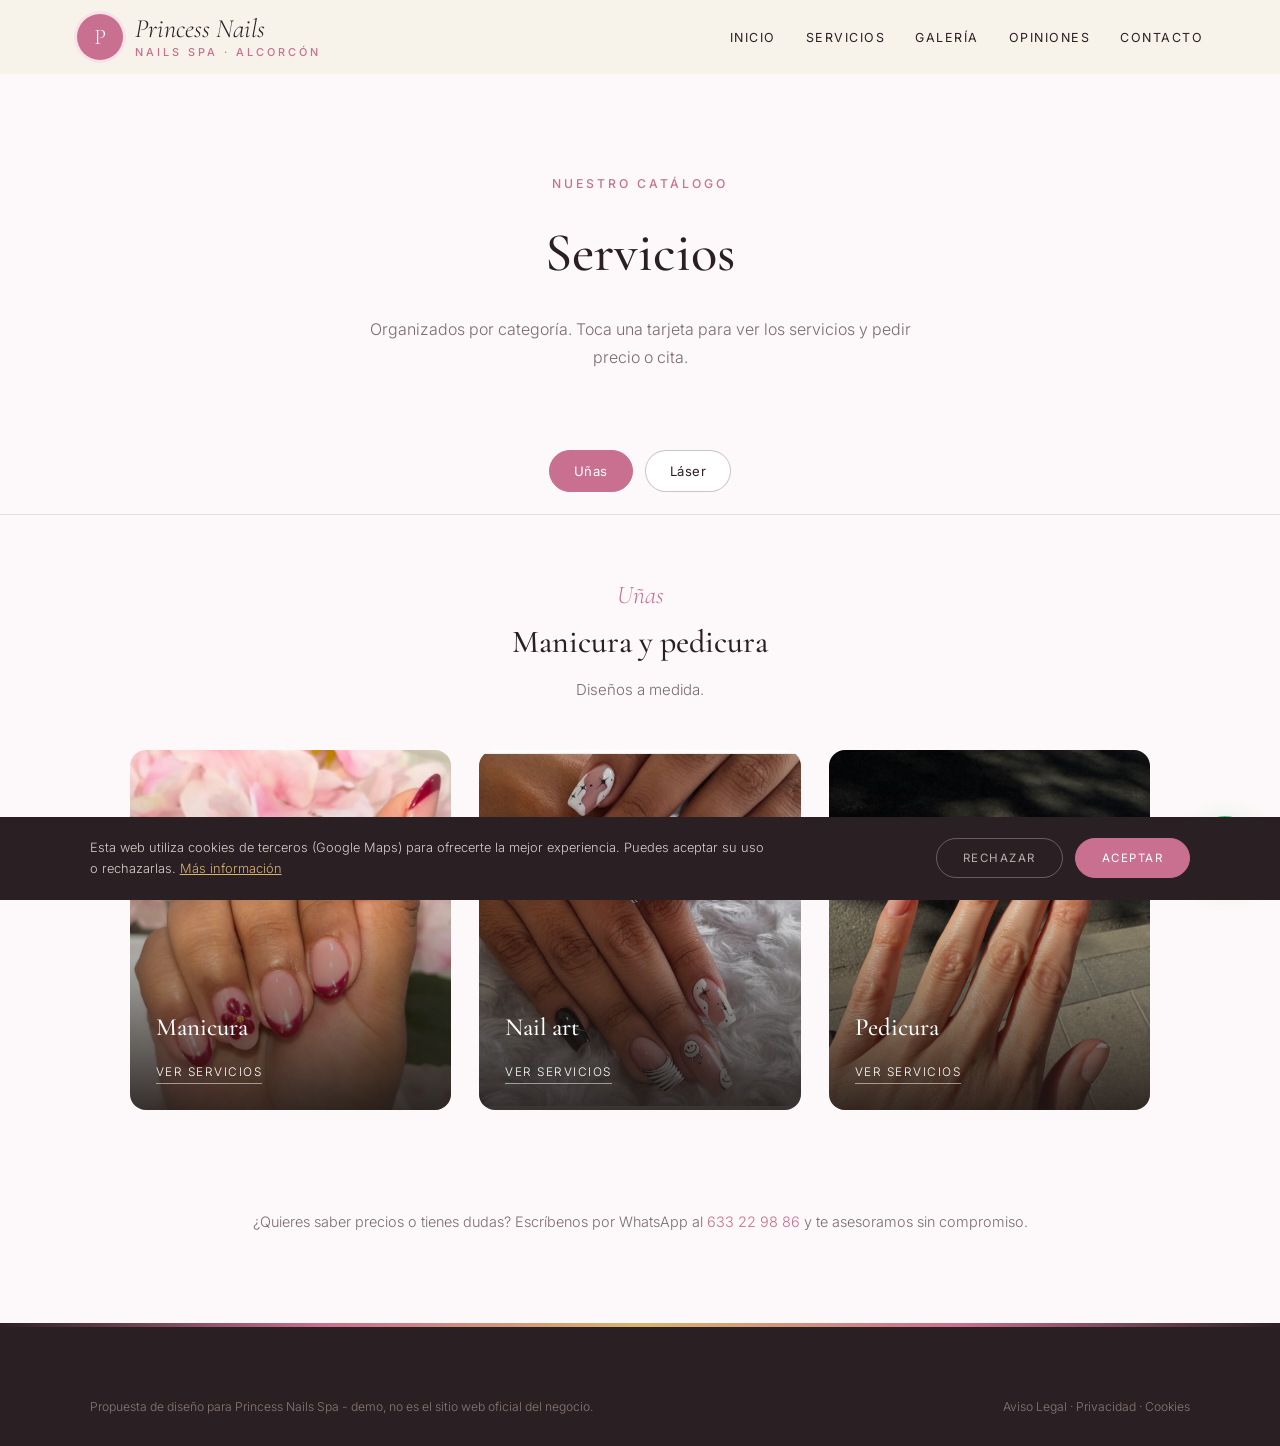
<file: servicios.html>
<!DOCTYPE html>
<html lang="es">
<head>
<meta charset="UTF-8">
<meta name="viewport" content="width=device-width, initial-scale=1.0">
<title>Servicios — Princess Nails Spa · Alcorcón</title>
<meta name="description" content="Servicios de Princess Nails Spa en Alcorcón.">

<link rel="preconnect" href="https://fonts.googleapis.com"><link rel="preconnect" href="https://fonts.gstatic.com" crossorigin><link href="https://fonts.googleapis.com/css2?family=Cormorant+Garamond:ital,wght@0,500;0,600;1,500&family=Inter:wght@300;400;500;600&display=swap" rel="stylesheet">
<link rel="stylesheet" href="styles.css">
</head>
<body>

<header id="header" class="scrolled">
  <a href="index.html" class="logo" aria-label="Princess Nails Spa, inicio"><span class="logo-mark">P</span><span class="logo-text"><span class="script">Princess Nails</span><small>nails spa · Alcorcón</small></span></a>
  <nav id="nav" aria-label="Navegación principal"><ul><li><a href="index.html#inicio">Inicio</a></li><li><a href="servicios.html">Servicios</a></li><li><a href="index.html#galeria">Galería</a></li><li><a href="index.html#opiniones">Opiniones</a></li><li><a href="index.html#contacto">Contacto</a></li></ul></nav><button class="nav-toggle" id="navToggle" aria-label="Abrir menú">☰</button>
</header>

<div class="page-hero">
  <span class="eyebrow">Nuestro catálogo</span>
  <h1>Servicios</h1>
  <p>Organizados por categoría. Toca una tarjeta para ver los servicios y pedir precio o cita.</p>
</div>

<div class="tabs">
  <button class="tab-btn active" data-tab="unas">Uñas</button>
  <button class="tab-btn" data-tab="laser">Láser</button>
  
</div>

<div class="tab-panel active" id="unas">
  <div class="tab-intro"><span class="script">Uñas</span><h2>Manicura y pedicura</h2><p>Diseños a medida.</p></div>
  <div class="cat-grid">
    <div class="cat-card" onclick="openModal('manicura')"><img src="maps_07.jpg" alt="Manicura" loading="lazy"><div class="cat-card-text"><h3>Manicura</h3><span>Ver servicios</span></div></div>
    <div class="cat-card" onclick="openModal('nailart')"><img src="maps_04.jpg" alt="Nail art" loading="lazy"><div class="cat-card-text"><h3>Nail art</h3><span>Ver servicios</span></div></div>
    <div class="cat-card" onclick="openModal('pedicura')"><img src="maps_05.jpg" alt="Pedicura" loading="lazy"><div class="cat-card-text"><h3>Pedicura</h3><span>Ver servicios</span></div></div>
  </div>
</div>

<div class="tab-panel" id="laser">
  <div class="tab-intro"><span class="script">Láser</span><h2>Depilación láser</h2><p>Pregúntanos por WhatsApp.</p></div>
  <div class="cat-grid single">
    <div class="cat-card" onclick="openModal('depilacion')"><img src="maps_01.jpg" alt="Depilación láser" loading="lazy"><div class="cat-card-text"><h3>Depilación láser</h3><span>Ver servicios</span></div></div>
  </div>
</div>


<p class="services-note">¿Quieres saber precios o tienes dudas? Escríbenos por WhatsApp al <a href="https://wa.me/34633229886" target="_blank" rel="noopener" style="color:var(--red)">633 22 98 86</a> y te asesoramos sin compromiso.</p>

<div class="modal-overlay" id="modal-manicura"><div class="modal">
  <button class="modal-close" onclick="closeModal('manicura')" aria-label="Cerrar">×</button>
  <h3>Manicura</h3><p class="modal-sub">Color y cuidado</p>
  <div class="svc-row"><div><div class="svc-name">Manicura</div><span class="svc-desc"></span></div><div class="svc-price">Consultar</div></div>
  <div class="svc-row"><div><div class="svc-name">Esmaltado semipermanente</div><span class="svc-desc"></span></div><div class="svc-price">Consultar</div></div>
  <a class="modal-cta alt" href="https://wa.me/34633229886?text=Hola%2C%20quiero%20informaci%C3%B3n%20sobre%20manicura" target="_blank" rel="noopener">Pedir cita por WhatsApp</a>
</div></div>

<div class="modal-overlay" id="modal-nailart"><div class="modal">
  <button class="modal-close" onclick="closeModal('nailart')" aria-label="Cerrar">×</button>
  <h3>Nail art</h3><p class="modal-sub">Como lo imaginas</p>
  <div class="svc-row"><div><div class="svc-name">Diseños a medida</div><span class="svc-desc"></span></div><div class="svc-price">Consultar</div></div>
  <div class="svc-row"><div><div class="svc-name">Francesa</div><span class="svc-desc"></span></div><div class="svc-price">Consultar</div></div>
  <a class="modal-cta alt" href="https://wa.me/34633229886?text=Hola%2C%20quiero%20informaci%C3%B3n%20sobre%20nail%20art" target="_blank" rel="noopener">Pedir cita por WhatsApp</a>
</div></div>

<div class="modal-overlay" id="modal-pedicura"><div class="modal">
  <button class="modal-close" onclick="closeModal('pedicura')" aria-label="Cerrar">×</button>
  <h3>Pedicura</h3><p class="modal-sub">Pies cuidados</p>
  <div class="svc-row"><div><div class="svc-name">Pedicura</div><span class="svc-desc"></span></div><div class="svc-price">Consultar</div></div>
  <a class="modal-cta alt" href="https://wa.me/34633229886?text=Hola%2C%20quiero%20informaci%C3%B3n%20sobre%20pedicura" target="_blank" rel="noopener">Pedir cita por WhatsApp</a>
</div></div>

<div class="modal-overlay" id="modal-depilacion"><div class="modal">
  <button class="modal-close" onclick="closeModal('depilacion')" aria-label="Cerrar">×</button>
  <h3>Depilación láser</h3><p class="modal-sub">Piel suave</p>
  <div class="svc-row"><div><div class="svc-name">Depilación láser</div><span class="svc-desc"></span></div><div class="svc-price">Consultar</div></div>
  <a class="modal-cta alt" href="https://wa.me/34633229886?text=Hola%2C%20quiero%20informaci%C3%B3n%20sobre%20depilaci%C3%B3n%20l%C3%A1ser" target="_blank" rel="noopener">Pedir cita por WhatsApp</a>
</div></div>


<footer>
  <div class="footer-bottom" style="margin-top:0">
    <span>Propuesta de diseño para Princess Nails Spa - demo, no es el sitio web oficial del negocio.</span>
    <span><a href="aviso-legal.html">Aviso Legal</a> &middot; <a href="politica-privacidad.html">Privacidad</a> &middot; <a href="politica-cookies.html">Cookies</a></span>
  </div>
</footer>

<div id="cookie-banner" class="cookie-banner"><p>Esta web utiliza cookies de terceros (Google Maps) para ofrecerte la mejor experiencia. Puedes aceptar su uso o rechazarlas. <a href="politica-cookies.html">Más información</a></p><div class="cookie-actions"><button onclick="setCookieChoice('rejected')" class="ck-reject">Rechazar</button><button onclick="setCookieChoice('accepted')" class="ck-accept">Aceptar</button></div></div>
<div class="social-fabs"><a class="wa-fab" href="https://wa.me/34633229886?text=Hola%2C%20he%20visto%20vuestra%20web%20y%20me%20gustar%C3%ADa%20pedir%20cita%20en%20Princess%20Nails%20Spa" target="_blank" rel="noopener" aria-label="Escribir por WhatsApp"><svg width="28" height="28" viewBox="0 0 24 24" fill="white"><path d="M17.5 14.4c-.3-.1-1.8-.9-2-1s-.5-.1-.7.1-.8 1-.9 1.2-.3.2-.6.1a8.2 8.2 0 0 1-2.4-1.5 9 9 0 0 1-1.7-2.1c-.2-.3 0-.5.1-.6l.4-.5.3-.5v-.5l-.9-2.2c-.2-.6-.5-.5-.7-.5h-.6a1.1 1.1 0 0 0-.8.4 3.4 3.4 0 0 0-1 2.5 5.9 5.9 0 0 0 1.2 3.1 13.5 13.5 0 0 0 5.2 4.6c2.6 1 2.6.7 3.1.6a2.6 2.6 0 0 0 1.7-1.2 2.1 2.1 0 0 0 .2-1.2c-.1-.1-.3-.2-.6-.3ZM12 21.8a9.8 9.8 0 0 1-5-1.4l-.4-.2-3.7 1 1-3.6-.2-.4A9.8 9.8 0 1 1 12 21.8Zm8.4-18.3A11.8 11.8 0 0 0 1.8 17.7L.2 23.8l6.3-1.6a11.8 11.8 0 0 0 5.6 1.4A11.8 11.8 0 0 0 20.4 3.5Z"/></svg></a></div>
<script src="main.js"></script>
</body>
</html>
</file>
<file: styles.css>
:root{
  --cream:#fdf8f9; --paper:#ffffff; --tint:#f8e3ea; --ink:#2a2024; --dark:#2a2024; --muted:#7a6b71;
  --red:#c96f8f; --red-dark:#a35270; --teal:#c96f8f; --gold:#d9b36c; --line:rgba(0,0,0,.1);
  --brand-gradient:linear-gradient(90deg,#2a2024,#c96f8f,#d9b36c,#c96f8f,#2a2024);
}
*{margin:0;padding:0;box-sizing:border-box;}
html{scroll-behavior:smooth;}
body{font-family:'Inter',sans-serif;background:var(--cream);color:var(--ink);overflow-x:hidden;font-weight:300;line-height:1.6;}
a{text-decoration:none;color:inherit;}
h1,h2,h3{font-family:'Cormorant Garamond',serif;font-weight:500;}
h1 em,h2 em{font-style:italic;color:var(--red);}
img{max-width:100%;display:block;}
.script{font-family:'Cormorant Garamond',serif;font-style:italic;}

/* HEADER */
header{position:fixed;top:0;left:0;right:0;z-index:100;display:flex;justify-content:space-between;align-items:center;padding:14px 6%;background:rgba(247,241,233,.92);backdrop-filter:blur(10px);-webkit-backdrop-filter:blur(10px);transition:box-shadow .3s,padding .3s;}
header.scrolled{box-shadow:0 2px 24px rgba(28,22,20,.1);padding:8px 6%;}
.logo{display:flex;align-items:center;gap:12px;color:var(--dark);}
.logo-badge{width:58px;height:58px;border-radius:50%;object-fit:cover;box-shadow:0 0 0 2px var(--gold),0 6px 16px rgba(28,22,20,.15);transition:width .3s,height .3s;}
header.scrolled .logo-badge{width:46px;height:46px;}
.logo-text{display:flex;flex-direction:column;line-height:1;}
.logo-text .script{font-size:1.65rem;color:var(--dark);}
.logo-text small{font-size:.68rem;letter-spacing:3px;text-transform:uppercase;color:var(--red);margin-top:4px;font-weight:500;}
.logo.light .logo-text .script{color:#fff;}
.logo.light .logo-text small{color:var(--gold);}
nav ul{list-style:none;display:flex;gap:30px;}
nav a{font-size:.78rem;letter-spacing:1.5px;text-transform:uppercase;font-weight:400;position:relative;padding:4px 0;}
nav a::after{content:"";position:absolute;left:0;bottom:-2px;height:1px;width:100%;background:var(--red);transform:scaleX(0);transform-origin:right;transition:transform .3s;}
nav a:hover::after{transform:scaleX(1);transform-origin:left;}
.nav-toggle{display:none;font-size:1.6rem;background:none;border:none;color:var(--dark);cursor:pointer;}

/* BOTONES */
.btn-outline{display:inline-block;border:1px solid var(--dark);color:var(--dark);padding:14px 30px;font-size:.78rem;letter-spacing:1.5px;text-transform:uppercase;border-radius:40px;transition:all .25s;}
.btn-outline:hover{background:var(--dark);color:var(--cream);}
.btn-outline.light{border-color:rgba(255,255,255,.5);color:#fff;}
.btn-outline.light:hover{background:#fff;color:var(--dark);}
.btn-solid{display:inline-block;background:var(--red);color:#fff;padding:14px 32px;font-size:.78rem;letter-spacing:1.5px;text-transform:uppercase;border-radius:40px;transition:transform .25s,box-shadow .25s,background .25s;box-shadow:0 10px 26px -10px rgba(181,64,44,.6);}
.btn-solid:hover{transform:translateY(-2px);background:var(--red-dark);}

/* HERO */
.hero{min-height:95vh;display:grid;grid-template-columns:1.05fr .95fr;align-items:stretch;padding:0;}
.hero-text{display:flex;flex-direction:column;justify-content:center;padding:150px 7% 70px;}
.eyebrow{display:inline-block;color:var(--teal);text-transform:uppercase;letter-spacing:3px;font-size:.76rem;font-weight:500;}
.hero-text .eyebrow{margin-bottom:20px;}
.hero-text h1{font-size:clamp(2.4rem,5vw,3.9rem);line-height:1.12;margin-bottom:22px;color:var(--dark);}
.hero-text p{font-size:1.02rem;color:var(--muted);max-width:470px;line-height:1.8;margin-bottom:34px;}
.hero-ctas{display:flex;gap:16px;flex-wrap:wrap;}
.hero-rating{display:inline-flex;align-items:center;gap:12px;margin-top:38px;padding:10px 20px;border:1px solid var(--line);border-radius:40px;background:var(--paper);font-size:.85rem;color:var(--muted);align-self:flex-start;}
.hero-rating strong{color:var(--dark);font-weight:600;}
.stars{color:var(--gold);letter-spacing:2px;}
.hero-img{position:relative;overflow:hidden;}
.hero-img img{width:100%;height:100%;object-fit:cover;position:absolute;inset:0;}
.hero-img::after{content:"";position:absolute;inset:0;background:linear-gradient(90deg,var(--cream) 0%,rgba(247,241,233,0) 18%);}

/* SECCIONES */
section{padding:100px 7%;}
.section-head{text-align:center;max-width:640px;margin:0 auto 54px;}
.section-head h2{font-size:clamp(1.9rem,4vw,2.7rem);margin-top:12px;color:var(--dark);line-height:1.2;}
.section-head p{margin-top:16px;color:var(--muted);line-height:1.8;}

.trust{background:var(--paper);border-top:4px solid transparent;border-image:var(--brand-gradient) 1;}
.trust-grid{display:grid;grid-template-columns:repeat(auto-fit,minmax(230px,1fr));gap:36px;max-width:1150px;margin:0 auto;}
.trust-card{text-align:center;padding:10px;}
.trust-ic{display:inline-grid;place-items:center;width:52px;height:52px;border-radius:50%;border:1px solid rgba(181,64,44,.4);color:var(--red);font-size:1.2rem;margin-bottom:16px;}
.trust-card h3{font-size:1.15rem;color:var(--dark);margin-bottom:10px;}
.trust-card p{font-size:.9rem;color:var(--muted);line-height:1.7;}

/* DOS MUNDOS */
.worlds{background:var(--cream);}
.worlds-grid{display:grid;grid-template-columns:1fr 1fr;gap:28px;max-width:1150px;margin:0 auto;}
.world-card{position:relative;border-radius:18px;overflow:hidden;min-height:480px;display:flex;align-items:flex-end;color:#fff;}
.world-card img{position:absolute;inset:0;width:100%;height:100%;object-fit:cover;transition:transform .6s;}
.world-card:hover img{transform:scale(1.05);}
.world-card::after{content:"";position:absolute;inset:0;background:linear-gradient(to top,rgba(28,22,20,.92) 0%,rgba(28,22,20,.35) 55%,rgba(28,22,20,.05) 100%);}
.world-text{position:relative;z-index:2;padding:34px;}
.world-text .script{font-size:2rem;color:var(--gold);}
.world-text h3{font-size:1.7rem;margin:4px 0 10px;}
.world-text p{font-size:.92rem;color:#eadfd6;line-height:1.7;max-width:440px;}
.world-link{display:inline-block;margin-top:18px;font-size:.74rem;letter-spacing:1.5px;text-transform:uppercase;border-bottom:1px solid rgba(255,255,255,.5);padding-bottom:4px;}

/* PILLS */
.cat-pills{display:flex;flex-wrap:wrap;gap:16px;justify-content:center;max-width:1000px;margin:0 auto;}
.cat-pill{border:1px solid rgba(43,33,29,.22);padding:14px 26px;border-radius:30px;font-size:.84rem;letter-spacing:.5px;transition:all .2s;background:var(--paper);}
.cat-pill:hover{background:var(--red);color:#fff;border-color:var(--red);}

/* GALERIA */
.gallery-wrap{background:var(--tint);}
.gallery{max-width:1200px;margin:0 auto;display:grid;grid-template-columns:repeat(4,1fr);grid-auto-rows:220px;gap:14px;}
.gallery figure{overflow:hidden;border-radius:12px;margin:0;}
.gallery img{width:100%;height:100%;object-fit:cover;transition:transform .5s;}
.gallery figure:hover img{transform:scale(1.05);}
.gallery .big{grid-column:span 2;grid-row:span 2;}

/* RESEÑAS */
.reviews-wrap{background:var(--dark);color:#fff;position:relative;}
.reviews-wrap .section-head h2{color:#fff;}
.reviews-wrap .section-head h2 em{color:var(--gold);}
.reviews-wrap .section-head p{color:#c9b9b2;}
.reviews-wrap .eyebrow{color:var(--gold);}
.review-grid{display:grid;grid-template-columns:repeat(auto-fit,minmax(300px,1fr));gap:24px;max-width:1150px;margin:0 auto;}
.review-card{background:rgba(255,255,255,.05);border:1px solid rgba(255,255,255,.1);padding:30px 26px;border-radius:14px;display:flex;flex-direction:column;}
.review-card .stars{margin-bottom:14px;}
.review-card p{font-family:'Cormorant Garamond',serif;font-size:.98rem;color:#eadfd6;line-height:1.7;font-style:italic;margin-bottom:16px;flex:1;}
.review-card cite{font-size:.78rem;color:#b3a099;font-style:normal;text-transform:uppercase;letter-spacing:1px;}

/* CTA */
.cta-section{text-align:center;background:var(--paper);}
.cta-section h2{font-size:clamp(2rem,4vw,2.9rem);color:var(--dark);margin:14px 0 14px;}
.cta-section p{color:var(--muted);margin-bottom:30px;}
.cta-row{display:flex;gap:16px;justify-content:center;flex-wrap:wrap;}

/* CONTACTO */
.contact-section{background:var(--cream);}
.contact-grid{display:grid;grid-template-columns:1fr 1.2fr;gap:46px;max-width:1150px;margin:0 auto;align-items:stretch;}
.contact-info{display:flex;flex-direction:column;gap:26px;background:var(--paper);border:1px solid var(--line);border-radius:16px;padding:36px;}
.contact-block h3{font-family:'Inter',sans-serif;font-size:.76rem;text-transform:uppercase;letter-spacing:2px;color:var(--red);font-weight:500;margin-bottom:8px;}
.contact-block p{font-size:.98rem;color:var(--ink);line-height:1.7;}
.contact-block a:hover{color:var(--red);}
.hours-list{list-style:none;}
.hours-list li{display:flex;justify-content:space-between;gap:20px;padding:8px 0;border-bottom:1px solid var(--line);font-size:.94rem;}
.hours-list li:last-child{border-bottom:none;}
.contact-map{border-radius:16px;overflow:hidden;min-height:380px;box-shadow:0 10px 30px rgba(28,22,20,.12);}
.contact-map iframe{display:block;min-height:380px;}

/* FOOTER */
footer{background:var(--dark);color:#d9c9c5;padding:70px 7% 30px;border-top:4px solid transparent;border-image:var(--brand-gradient) 1;}
.footer-grid{display:grid;grid-template-columns:1.3fr 1fr 1fr;gap:46px;max-width:1200px;margin:0 auto;padding-bottom:40px;border-bottom:1px solid rgba(255,255,255,.1);}
.footer-brand p{font-size:.88rem;color:#b3a09a;margin-top:16px;}
footer h4{font-size:.76rem;text-transform:uppercase;letter-spacing:2px;color:var(--gold);margin-bottom:18px;font-weight:500;}
footer ul{list-style:none;}
footer li{margin-bottom:9px;font-size:.88rem;color:#d9c9c5;}
footer a:hover{color:var(--gold);}
.footer-bottom{max-width:1200px;margin:26px auto 0;display:flex;justify-content:space-between;flex-wrap:wrap;gap:10px;font-size:.76rem;color:#8a7873;}
.footer-bottom a{color:#8a7873;}

/* FABS */
.social-fabs{position:fixed;bottom:26px;right:26px;z-index:200;display:flex;flex-direction:column;gap:14px;align-items:center;}
.social-fabs a{width:52px;height:52px;border-radius:50%;display:flex;align-items:center;justify-content:center;box-shadow:0 10px 24px rgba(0,0,0,.2);transition:transform .2s;}
.social-fabs a:hover{transform:scale(1.08);}
.wa-fab{width:58px !important;height:58px !important;background:#25D366;box-shadow:0 10px 26px rgba(37,211,102,.45) !important;}
.ig-fab{background:radial-gradient(circle at 30% 110%,#fdf497 0%,#fdf497 5%,#fd5949 45%,#d6249f 60%,#285AEB 90%);}
.fb-fab{background:#1877F2;}

/* COOKIES */
.cookie-banner{display:none;position:fixed;bottom:0;left:0;right:0;z-index:300;background:var(--dark);padding:20px 7%;flex-wrap:wrap;align-items:center;justify-content:space-between;gap:16px;}
.cookie-banner p{font-size:.8rem;color:rgba(245,237,232,.85);line-height:1.7;max-width:680px;}
.cookie-banner p a{color:var(--gold);text-decoration:underline;}
.cookie-actions{display:flex;gap:12px;flex-shrink:0;}
.cookie-actions button{font-family:'Inter',sans-serif;font-size:.72rem;letter-spacing:1.5px;text-transform:uppercase;padding:12px 26px;cursor:pointer;border-radius:30px;}
.ck-reject{background:transparent;color:rgba(245,237,232,.7);border:1px solid rgba(245,237,232,.3);}
.ck-accept{background:var(--red);color:#fff;border:1px solid var(--red);}

/* PÁGINAS INTERIORES */
.page-hero{padding:170px 7% 60px;text-align:center;background:var(--cream);}
.page-hero h1{font-size:clamp(2.3rem,5vw,3.4rem);margin-top:14px;color:var(--dark);}
.page-hero p{color:var(--muted);max-width:580px;margin:18px auto 0;line-height:1.8;}
.tabs{position:sticky;top:74px;z-index:50;background:var(--cream);padding:18px 7% 22px;display:flex;gap:12px;justify-content:center;flex-wrap:wrap;border-bottom:1px solid var(--line);}
.tab-btn{border:1px solid rgba(43,33,29,.25);background:var(--paper);padding:12px 24px;border-radius:30px;font-family:'Inter',sans-serif;font-size:.82rem;letter-spacing:.5px;color:var(--ink);cursor:pointer;transition:all .2s;}
.tab-btn.active,.tab-btn:hover{background:var(--red);color:#fff;border-color:var(--red);}
.tab-panel{display:none;padding:60px 7% 100px;max-width:1200px;margin:0 auto;}
.tab-panel.active{display:block;animation:fadeIn .5s;}
@keyframes fadeIn{from{opacity:0;transform:translateY(12px)}to{opacity:1;transform:none}}
.tab-intro{text-align:center;max-width:600px;margin:0 auto 46px;}
.tab-intro .script{font-size:1.6rem;color:var(--red);}
.tab-intro h2{font-size:2rem;color:var(--dark);}
.tab-intro p{color:var(--muted);margin-top:10px;line-height:1.75;font-size:.94rem;}

.cat-grid{display:grid;grid-template-columns:repeat(auto-fit,minmax(280px,1fr));gap:28px;}
.cat-grid.single{grid-template-columns:1fr;max-width:640px;margin:0 auto;}
.cat-grid.single .cat-card{height:440px;}
.cat-card{position:relative;border-radius:16px;overflow:hidden;height:360px;cursor:pointer;background:var(--tint);}
.cat-card img{width:100%;height:100%;object-fit:cover;transition:transform .5s;}
.cat-card:hover img{transform:scale(1.06);}
.cat-card::after{content:'';position:absolute;inset:0;background:linear-gradient(to top,rgba(28,22,20,.88) 0%,rgba(28,22,20,.15) 55%,transparent 100%);}
.cat-card-text{position:absolute;bottom:0;left:0;right:0;padding:26px;z-index:2;}
.cat-card-text h3{color:#fff;font-size:1.55rem;margin-bottom:10px;}
.cat-card-text span{color:#fff;font-size:.74rem;text-transform:uppercase;letter-spacing:1.5px;border-bottom:1px solid rgba(255,255,255,.5);padding-bottom:4px;}

.modal-overlay{display:none;position:fixed;inset:0;background:rgba(28,22,20,.78);z-index:300;align-items:center;justify-content:center;padding:20px;}
.modal-overlay.open{display:flex;}
.modal{background:var(--paper);max-width:560px;width:100%;max-height:85vh;overflow-y:auto;border-radius:16px;padding:40px;position:relative;}
.modal-close{position:absolute;top:16px;right:20px;background:none;border:none;font-size:1.7rem;color:var(--ink);cursor:pointer;}
.modal h3{font-size:1.8rem;color:var(--dark);margin-bottom:6px;}
.modal .modal-sub{color:var(--muted);font-size:.86rem;margin-bottom:22px;}
.svc-row{display:flex;justify-content:space-between;align-items:center;padding:16px 0;border-bottom:1px solid var(--line);gap:16px;}
.svc-row:last-of-type{border-bottom:none;}
.svc-name{font-size:.98rem;color:var(--ink);font-weight:400;}
.svc-desc{font-size:.8rem;color:var(--muted);display:block;margin-top:3px;line-height:1.5;}
.svc-price{font-size:.72rem;color:var(--red);text-transform:uppercase;letter-spacing:1px;white-space:nowrap;font-weight:500;}
.modal-cta{display:block;text-align:center;background:var(--red);color:#fff;padding:14px;border-radius:30px;margin-top:26px;font-size:.8rem;text-transform:uppercase;letter-spacing:1.5px;}
.modal-cta.alt{background:#25D366;margin-top:10px;}
.services-note{text-align:center;color:var(--muted);font-size:.9rem;padding:0 7% 90px;}

.portfolio-grid{display:grid;grid-template-columns:repeat(auto-fill,minmax(260px,1fr));gap:18px;}
.portfolio-grid figure{border-radius:14px;overflow:hidden;aspect-ratio:4/5;cursor:zoom-in;background:var(--tint);}
.portfolio-grid img{width:100%;height:100%;object-fit:cover;transition:transform .5s;}
.portfolio-grid figure:hover img{transform:scale(1.05);}
.lightbox{display:none;position:fixed;inset:0;z-index:400;background:rgba(15,12,10,.94);align-items:center;justify-content:center;padding:30px;cursor:zoom-out;}
.lightbox.open{display:flex;}
.lightbox img{max-width:100%;max-height:90vh;border-radius:10px;}

.legal{max-width:860px;margin:0 auto;padding:160px 7% 90px;}
.legal h1{font-size:2.4rem;color:var(--dark);margin-bottom:26px;}
.legal h2{font-size:1.35rem;color:var(--dark);margin:30px 0 10px;}
.legal p,.legal li{color:var(--muted);line-height:1.8;margin-bottom:10px;font-size:.96rem;}
.legal ul{padding-left:22px;}
.legal a{color:var(--red);text-decoration:underline;}

@media(max-width:900px){
  .hero{grid-template-columns:1fr;}
  .hero-img{height:340px;order:-1;margin-top:82px;}
  .hero-img::after{background:linear-gradient(0deg,var(--cream) 0%,rgba(247,241,233,0) 25%);}
  .hero-text{padding:30px 6% 60px;}
  .worlds-grid{grid-template-columns:1fr;}
  .world-card{min-height:420px;}
  .gallery{grid-template-columns:repeat(2,1fr);grid-auto-rows:170px;}
  .gallery .big{grid-column:span 2;grid-row:span 2;}
  .footer-grid{grid-template-columns:1fr;gap:30px;}
  .contact-grid{grid-template-columns:1fr;}
  .contact-map,.contact-map iframe{min-height:300px;}
  nav{position:fixed;top:0;right:0;height:100vh;width:78%;max-width:300px;background:var(--cream);padding:110px 40px;transform:translateX(100%);transition:transform .4s;box-shadow:-10px 0 40px rgba(0,0,0,.12);}
  nav.open{transform:translateX(0);}
  nav ul{flex-direction:column;gap:26px;}
  .nav-toggle{display:block;position:relative;z-index:110;}
  section{padding:70px 6%;}
  .tabs{top:66px;overflow-x:auto;justify-content:flex-start;flex-wrap:nowrap;}
  .tab-btn{flex-shrink:0;}
  .page-hero{padding:140px 6% 40px;}
  .modal{padding:34px 24px;}
}
@media(max-width:520px){
  .logo-text .script{font-size:1.35rem;}
  .logo-badge{width:48px;height:48px;}
  .social-fabs{right:16px;bottom:16px;}
  .social-fabs a{width:46px;height:46px;}
}

.logo-mark{width:46px;height:46px;border-radius:50%;background:var(--red);color:#fff;display:grid;place-items:center;font-family:'Cormorant Garamond',serif;font-size:1.4rem;box-shadow:0 0 0 3px var(--tint);}
.brands{display:flex;flex-wrap:wrap;gap:12px;justify-content:center;margin-top:26px;}
.brands span{border:1px solid var(--line);border-radius:30px;padding:8px 18px;font-size:.78rem;letter-spacing:1.5px;text-transform:uppercase;color:var(--muted);background:var(--paper);}
</file>
